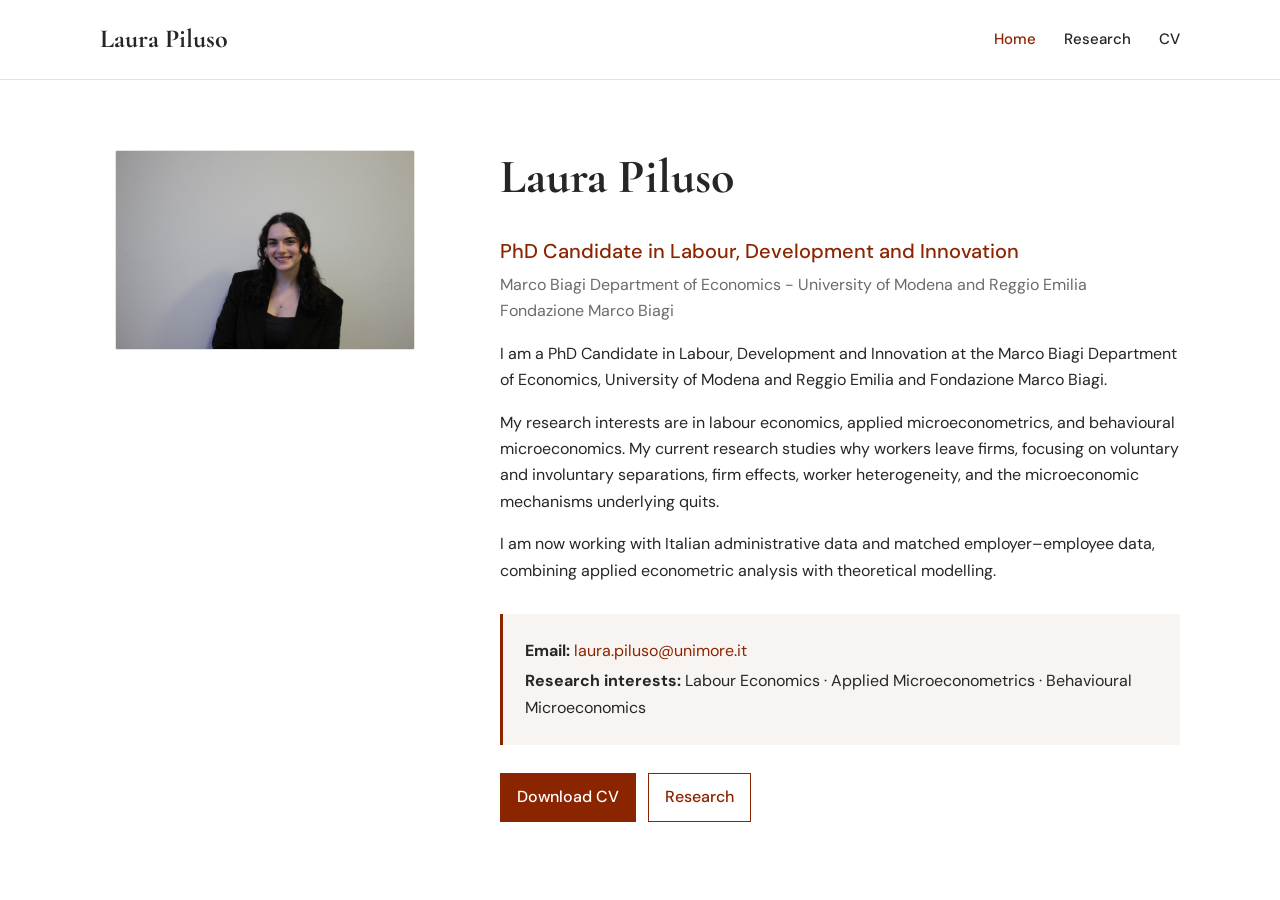
<file: index.html>
<!DOCTYPE html>
<html lang="en">
<head>
  <meta charset="UTF-8" />
  <meta name="viewport" content="width=device-width, initial-scale=1.0" />
  <meta name="description" content="Laura Piluso - PhD Candidate in Labour, Development and Innovation. Research in labour economics, applied microeconometrics, and behavioural microeconomics." />
  <title>Laura Piluso</title>
  <link rel="preconnect" href="https://fonts.googleapis.com">
  <link rel="preconnect" href="https://fonts.gstatic.com" crossorigin>
  <link href="https://fonts.googleapis.com/css2?family=Cormorant+Garamond:wght@500;600;700&family=DM+Sans:wght@400;500;700&display=swap" rel="stylesheet">
  <link rel="stylesheet" href="style.css" />
</head>
<body>
  <header class="site-header">
    <nav class="nav">
      <a href="index.html" class="nav-name">Laura Piluso</a>
      <div class="nav-links">
        <a href="index.html" class="active">Home</a>
        <a href="research.html">Research</a>
        <a href="assets/CV_Laura_Piluso.pdf" target="_blank" rel="noopener">CV</a>
      </div>
    </nav>
  </header>

  <main class="container home-grid">
    <section class="photo-col">
     <img class="profile-photo" src="assets/profile.jpg" alt="Laura Piluso profile photo" />
    </section>

    <section class="content-col">
      <h1>Laura Piluso</h1>
      <p class="subtitle">PhD Candidate in Labour, Development and Innovation</p>
      <p class="affiliation">Marco Biagi Department of Economics - University of Modena and Reggio Emilia</p>
      <p class="affiliation">Fondazione Marco Biagi</p>

      <p>
        I am a PhD Candidate in Labour, Development and Innovation at the Marco Biagi Department of Economics,
        University of Modena and Reggio Emilia and Fondazione Marco Biagi.
      </p>

      <p>
        My research interests are in labour economics, applied microeconometrics, and behavioural microeconomics.
        My current research studies why workers leave firms, focusing on voluntary and involuntary separations,
        firm effects, worker heterogeneity, and the microeconomic mechanisms underlying quits.
      </p>

      <p>
        I am now working with Italian administrative data and matched employer–employee data, combining applied
        econometric analysis with theoretical modelling.
      </p>

      <div class="info-block">
        <p><strong>Email:</strong> <a href="mailto:laura.piluso@unimore.it">laura.piluso@unimore.it</a></p>
        <p><strong>Research interests:</strong> Labour Economics · Applied Microeconometrics · Behavioural Microeconomics</p>
      </div>

      <div class="buttons">
        <a class="button" href="assets/CV_Laura_Piluso.pdf" target="_blank" rel="noopener">Download CV</a>
        <a class="button secondary" href="research.html">Research</a>
      </div>
    </section>
  </main>
</body>
</html>
</file>
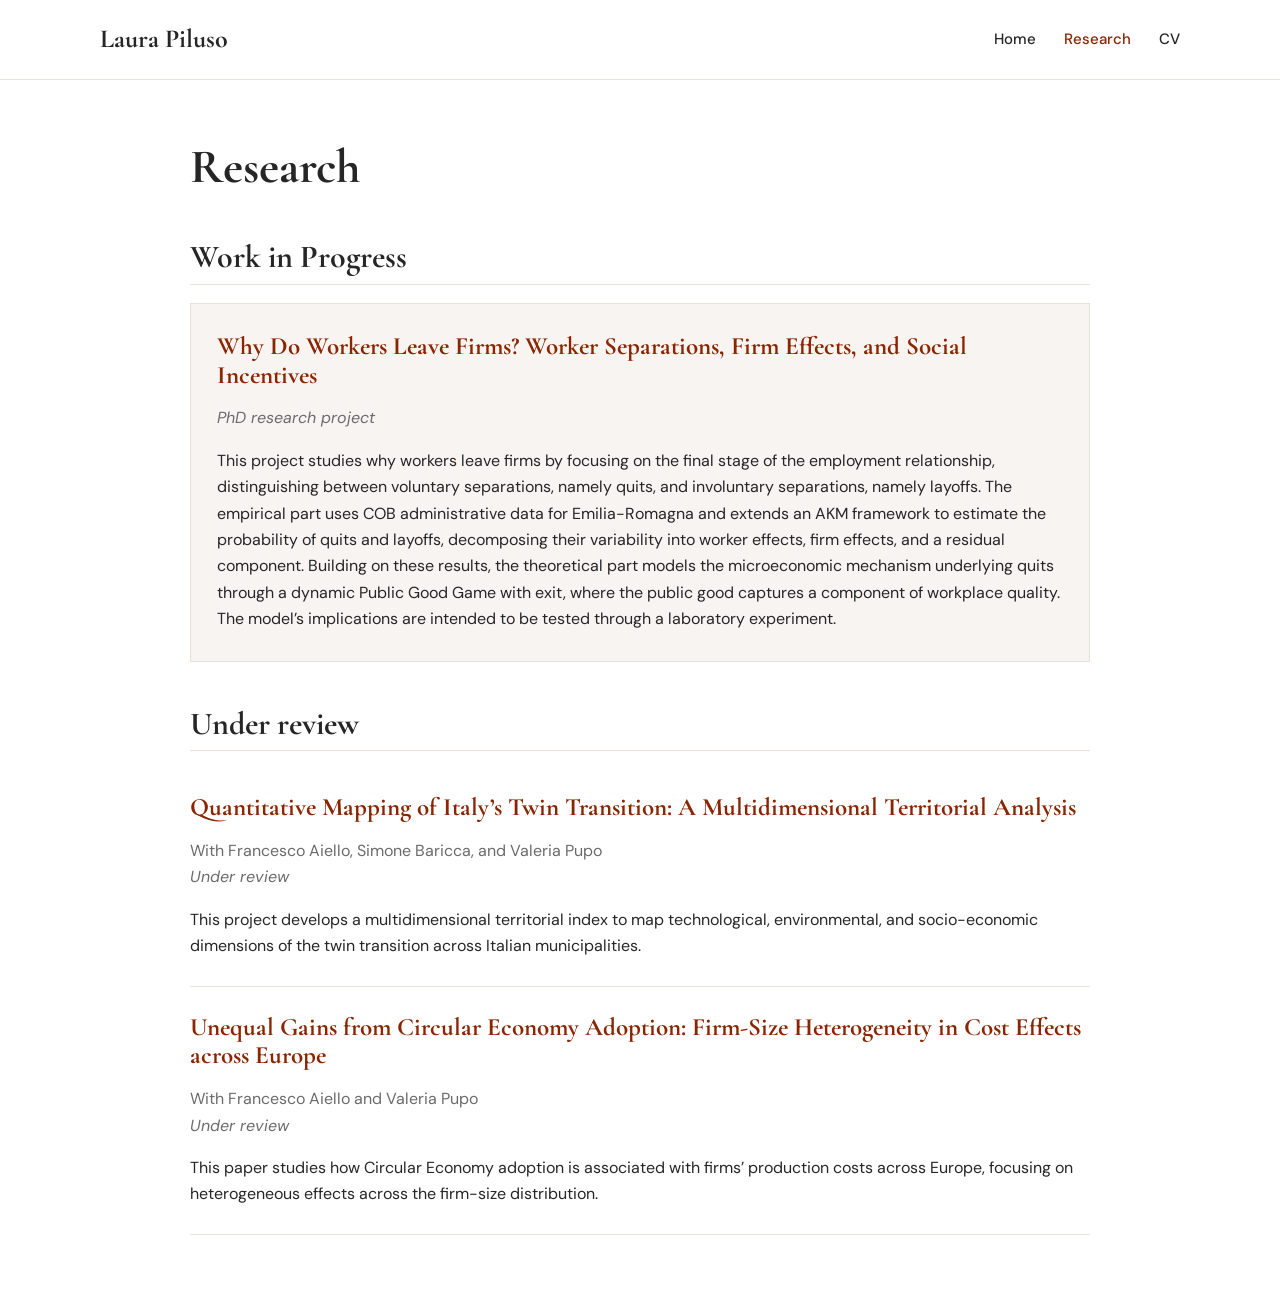
<file: research.html>
<!DOCTYPE html>
<html lang="en">
<head>
  <meta charset="UTF-8" />
  <meta name="viewport" content="width=device-width, initial-scale=1.0" />
  <meta name="description" content="Research by Laura Piluso." />
  <title>Research | Laura Piluso</title>
  <link rel="preconnect" href="https://fonts.googleapis.com">
  <link rel="preconnect" href="https://fonts.gstatic.com" crossorigin>
  <link href="https://fonts.googleapis.com/css2?family=Cormorant+Garamond:wght@500;600;700&family=DM+Sans:wght@400;500;700&display=swap" rel="stylesheet">
  <link rel="stylesheet" href="style.css" />
</head>
<body>
  <header class="site-header">
    <nav class="nav">
      <a href="index.html" class="nav-name">Laura Piluso</a>
      <div class="nav-links">
        <a href="index.html">Home</a>
        <a href="research.html" class="active">Research</a>
        <a href="assets/CV_Laura_Piluso.pdf" target="_blank" rel="noopener">CV</a>
      </div>
    </nav>
  </header>

  <main class="container page">
    <h1>Research</h1>

    <section class="research-section">
      <h2>Work in Progress</h2>

      <article class="paper-card featured">
        <h3>Why Do Workers Leave Firms? Worker Separations, Firm Effects, and Social Incentives</h3>
        <p class="paper-status">PhD research project</p>
        <p>
          This project studies why workers leave firms by focusing on the final stage of the employment relationship,
          distinguishing between voluntary separations, namely quits, and involuntary separations, namely layoffs.
          The empirical part uses COB administrative data for Emilia-Romagna and extends an AKM framework to estimate
          the probability of quits and layoffs, decomposing their variability into worker effects, firm effects, and a
          residual component. Building on these results, the theoretical part models the microeconomic mechanism
          underlying quits through a dynamic Public Good Game with exit, where the public good captures a component
          of workplace quality. The model’s implications are intended to be tested through a laboratory experiment.
        </p>
      </article>


    <section class="research-section">
      <h2>Under review</h2>
      
 <article class="paper-card compact">
        <h3>Quantitative Mapping of Italy’s Twin Transition: A Multidimensional Territorial Analysis</h3>
        <p class="paper-authors">With Francesco Aiello, Simone Baricca, and Valeria Pupo</p>
        <p class="paper-status">Under review</p>
        <p>
          This project develops a multidimensional territorial index to map technological, environmental, and
          socio-economic dimensions of the twin transition across Italian municipalities.
        </p>
      </article>
    </section>
    
      <article class="paper-card compact">
        <h3>Unequal Gains from Circular Economy Adoption: Firm-Size Heterogeneity in Cost Effects across Europe</h3>
        <p class="paper-authors">With Francesco Aiello and Valeria Pupo</p>
        <p class="paper-status">Under review</p>
        <p>
          This paper studies how Circular Economy adoption is associated with firms’ production costs across Europe,
          focusing on heterogeneous effects across the firm-size distribution.
        </p>
      </article>
    </section>
  </main>
</body>
</html>
</file>
<file: style.css>
:root {
  --bg: #ffffff;
  --text: #262626;
  --muted: #6b6b6b;
  --accent: #8b2500;
  --line: #e8e1dc;
  --soft: #f8f4f1;
}

* {
  box-sizing: border-box;
}

body {
  margin: 0;
  background: var(--bg);
  color: var(--text);
  font-family: "DM Sans", Arial, sans-serif;
  font-size: 16px;
  line-height: 1.65;
}

a {
  color: var(--accent);
  text-decoration: none;
}

a:hover {
  text-decoration: underline;
}

.site-header {
  border-bottom: 1px solid var(--line);
  background: rgba(255, 255, 255, 0.96);
  position: sticky;
  top: 0;
  z-index: 10;
}

.nav {
  width: min(1080px, calc(100% - 40px));
  margin: 0 auto;
  display: flex;
  align-items: center;
  justify-content: space-between;
  padding: 18px 0;
}

.nav-name {
  font-family: "Cormorant Garamond", Georgia, serif;
  font-size: 26px;
  font-weight: 700;
  color: var(--text);
}

.nav-links {
  display: flex;
  gap: 28px;
  font-size: 15px;
  font-weight: 500;
}

.nav-links a {
  color: var(--text);
}

.nav-links a.active,
.nav-links a:hover {
  color: var(--accent);
  text-decoration: none;
}

.container {
  width: min(1080px, calc(100% - 40px));
  margin: 0 auto;
}

.home-grid {
  display: grid;
  grid-template-columns: 330px 1fr;
  gap: 70px;
  padding: 70px 0;
  align-items: start;
}

.photo-col {
  display: flex;
  justify-content: center;
}

.profile-photo {
  width: 300px;
  max-width: 100%;
  border-radius: 2px;
  border: 1px solid var(--line);
  background: var(--soft);
}

h1, h2, h3 {
  font-family: "Cormorant Garamond", Georgia, serif;
  line-height: 1.15;
  margin: 0 0 16px;
  font-weight: 700;
}

h1 {
  font-size: 48px;
  color: var(--text);
}

h2 {
  font-size: 32px;
  margin-top: 44px;
  padding-bottom: 8px;
  border-bottom: 1px solid var(--line);
}

h3 {
  font-size: 25px;
  color: var(--accent);
}

.subtitle {
  font-size: 20px;
  color: var(--accent);
  margin: 0 0 4px;
  font-weight: 500;
}

.affiliation {
  color: var(--muted);
  margin: 0;
}

.content-col > p:first-of-type {
  margin-top: 30px;
}

.info-block {
  margin-top: 30px;
  padding: 20px 22px;
  border-left: 3px solid var(--accent);
  background: var(--soft);
}

.info-block p {
  margin: 4px 0;
}

.buttons {
  margin-top: 28px;
  display: flex;
  gap: 12px;
  flex-wrap: wrap;
}

.button {
  display: inline-block;
  padding: 10px 16px;
  border: 1px solid var(--accent);
  background: var(--accent);
  color: #fff;
  font-weight: 500;
}

.button:hover {
  text-decoration: none;
  opacity: 0.9;
}

.button.secondary {
  background: #fff;
  color: var(--accent);
}

.page {
  padding: 60px 0 80px;
  max-width: 900px;
}

.research-section {
  margin-top: 34px;
}

.paper-card {
  padding: 26px 0;
  border-bottom: 1px solid var(--line);
}

.paper-card.featured {
  padding: 28px 26px;
  border: 1px solid var(--line);
  background: var(--soft);
  margin-top: 18px;
}

.paper-card.compact p:last-child,
.paper-card.featured p:last-child {
  margin-bottom: 0;
}

.paper-authors,
.paper-status {
  margin: 0;
  color: var(--muted);
}

.paper-status {
  font-style: italic;
}

@media (max-width: 780px) {
  .nav {
    flex-direction: column;
    align-items: flex-start;
    gap: 10px;
  }

  .nav-links {
    gap: 18px;
  }

  .home-grid {
    grid-template-columns: 1fr;
    gap: 34px;
    padding: 42px 0;
  }

  .photo-col {
    justify-content: flex-start;
  }

  .profile-photo {
    width: 220px;
  }

  h1 {
    font-size: 40px;
  }

  h2 {
    font-size: 29px;
  }

  h3 {
    font-size: 23px;
  }
}
</file>
